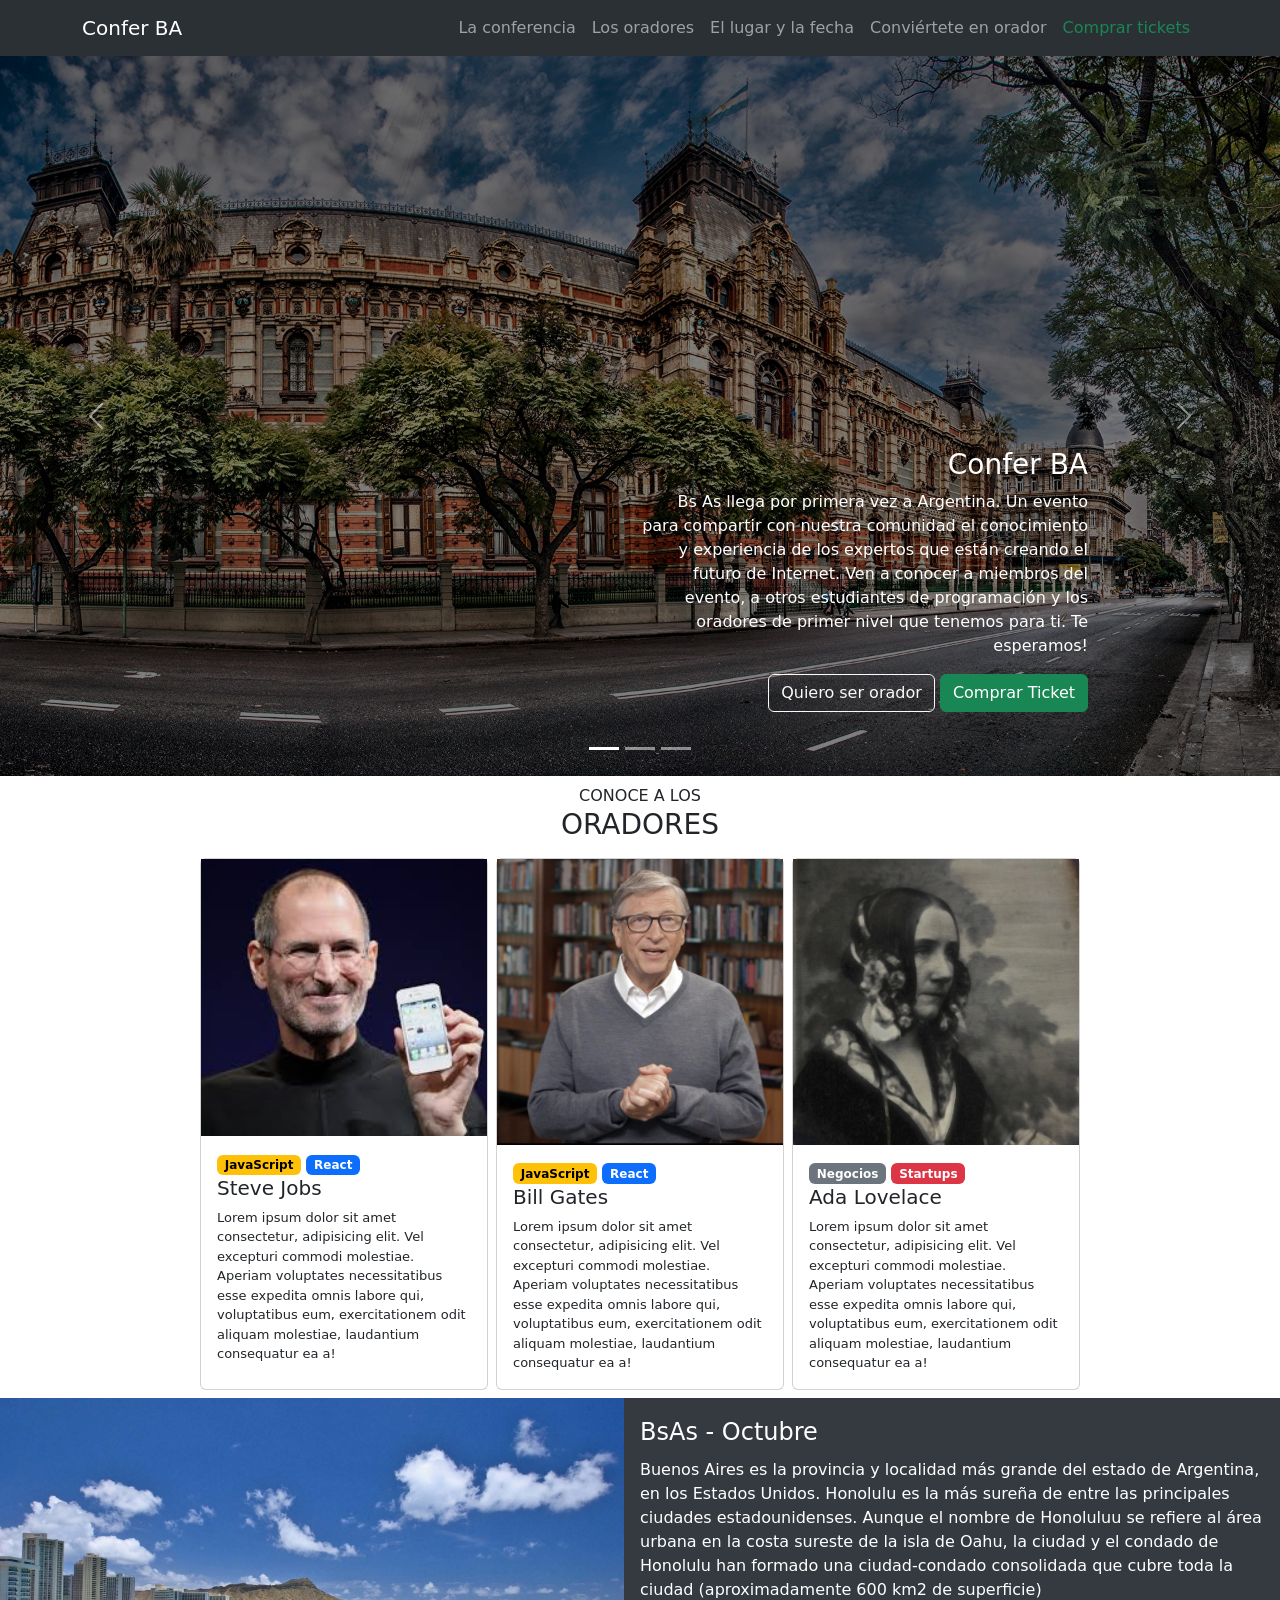
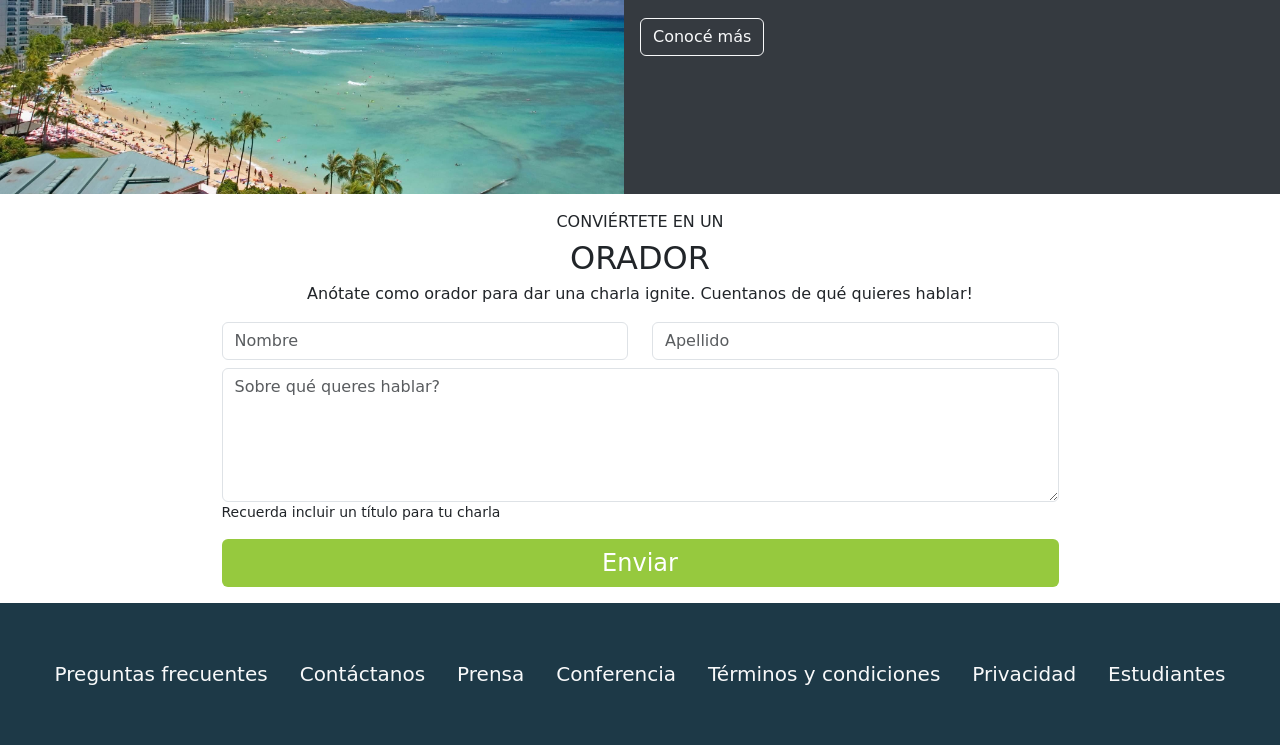
<file: index.html>
<!DOCTYPE html>
<html lang="en">

<head>
    <meta charset="UTF-8">
    <meta name="viewport" content="width=device-width, initial-scale=1.0">
    <link href="https://cdn.jsdelivr.net/npm/bootstrap@5.3.2/dist/css/bootstrap.min.css" rel="stylesheet"
        integrity="sha384-T3c6CoIi6uLrA9TneNEoa7RxnatzjcDSCmG1MXxSR1GAsXEV/Dwwykc2MPK8M2HN" crossorigin="anonymous">
    <link rel="stylesheet" href="css/style.css">
    <title>Confer BA</title>
</head>

<body>
    <nav class="navbar navbar-expand-lg bg-body-tertiary sticky-top" data-bs-theme="dark">
        <div class="container-md">
            <a class="navbar-brand" href="index.html">
                Confer BA
            </a>
            <button class="navbar-toggler" type="button" data-bs-toggle="collapse"
                data-bs-target="#navbarSupportedContent" aria-controls="navbarSupportedContent" aria-expanded="false"
                aria-label="Toggle navigation">
                <span class="navbar-toggler-icon"></span>
            </button>
            <div class="collapse navbar-collapse" id="navbarSupportedContent">
                <ul class="navbar-nav ms-auto mb-2 mb-lg-0">
                    <li class="nav-item">
                        <a class="nav-link" href="#carouselExampleCaptions">La conferencia</a>
                    </li>
                    <li class="nav-item">
                        <a class="nav-link" href="#losOradores">Los oradores</a>
                    </li>
                    <li class="nav-item">
                        <a class="nav-link" href="#lugarYfecha">El lugar y la fecha</a>
                    </li>
                    <li class="nav-item">
                        <a class="nav-link" href="#seOrador">Conviértete en orador</a>
                    </li>
                    <li class="nav-item">
                        <a class="nav-link link-success" href="ticket/comprarTickets.html">Comprar tickets</a>
                    </li>
                </ul>
            </div>
        </div>
    </nav>

    <div id="carouselExampleCaptions" class="carousel slide">
        <div class="carousel-indicators">
            <button type="button" data-bs-target="#carouselExampleCaptions" data-bs-slide-to="0" class="active"
                aria-current="true" aria-label="Slide 1"></button>
            <button type="button" data-bs-target="#carouselExampleCaptions" data-bs-slide-to="1"
                aria-label="Slide 2"></button>
            <button type="button" data-bs-target="#carouselExampleCaptions" data-bs-slide-to="2"
                aria-label="Slide 3"></button>
        </div>
        <div class="carousel-inner">
            <div class="carousel-item active brillo">
                <img src="images/ba1.jpg" class="d-block w-100" alt="slide01">
                <div class="carousel-caption d-none d-md-block">
                </div>
            </div>
            <div class="carousel-item brillo">
                <img src="images/ba2.jpg" class="d-block w-100" alt="slide02">
                <div class="carousel-caption d-none d-md-block">
                </div>
            </div>
            <div class="carousel-item brillo">
                <img src="images/ba3.jpg" class="d-block w-100" alt="slide03">
                <div class="carousel-caption d-none d-md-block">
                </div>
            </div>
            <button class="carousel-control-prev" type="button" data-bs-target="#carouselExampleCaptions"
                data-bs-slide="prev">
                <span class="carousel-control-prev-icon" aria-hidden="true"></span>
                <span class="visually-hidden">Previous</span>
            </button>
            <button class="carousel-control-next" type="button" data-bs-target="#carouselExampleCaptions"
                data-bs-slide="next">
                <span class="carousel-control-next-icon" aria-hidden="true"></span>
                <span class="visually-hidden">Next</span>
            </button>
            <div class="carousel-caption text-end d-none d-lg-block start-50">
                <h5 class="fs-3">Confer BA</h5>
                <p>Bs As llega por primera vez a Argentina. Un evento para compartir con nuestra comunidad el
                    conocimiento y
                    experiencia de los expertos que están creando el futuro de Internet. Ven a conocer a miembros del
                    evento, a otros estudiantes de programación y los oradores de primer nivel que tenemos para ti. Te
                    esperamos!</p>
                <div class="mb-4">
                    <a href="#" class="btn btn-outline-light">Quiero ser orador</a>
                    <a href="ticket/comprarTickets.html" class="btn btn-success">Comprar Ticket</a>
                </div>
            </div>
        </div>
    </div>

    <div class="text-center py-2" id="losOradores">
        <div>CONOCE A LOS</div>
        <h3>ORADORES</h3>
    </div>

    <div class="d-flex justify-content-center flex-wrap">
        <div class="card mx-1 mb-2" style="width: 18rem">
            <img src="images/steve.jpg" alt="steve">
            <div class="card-body">
                <span class="badge text-bg-warning">JavaScript</span>
                <span class="badge text-bg-primary">React</span>
                <h5 class="card-title">Steve Jobs</h5>
                <p class="card-text">Lorem ipsum dolor sit amet consectetur, adipisicing elit. Vel excepturi commodi
                    molestiae. Aperiam voluptates necessitatibus esse expedita omnis labore qui, voluptatibus eum,
                    exercitationem odit aliquam molestiae, laudantium consequatur ea a!</p>
            </div>
        </div>
        <div class="card mx-1 mb-2" style="width: 18rem">
            <img src="images/bill.jpg" alt="bill">
            <div class="card-body">
                <span class="badge text-bg-warning">JavaScript</span>
                <span class="badge text-bg-primary">React</span>
                <h5 class="card-title">Bill Gates</h5>
                <p class="card-text">Lorem ipsum dolor sit amet consectetur, adipisicing elit. Vel excepturi commodi
                    molestiae. Aperiam voluptates necessitatibus esse expedita omnis labore qui, voluptatibus eum,
                    exercitationem odit aliquam molestiae, laudantium consequatur ea a!</p>
            </div>
        </div>
        <div class="card mx-1 mb-2" style="width: 18rem">
            <img src="images/ada.jpeg" alt="ada">
            <div class="card-body">
                <span class="badge text-bg-secondary">Negocios</span>
                <span class="badge text-bg-danger">Startups</span>
                <h5 class="card-title">Ada Lovelace</h5>
                <p class="card-text">Lorem ipsum dolor sit amet consectetur, adipisicing elit. Vel excepturi commodi
                    molestiae. Aperiam voluptates necessitatibus esse expedita omnis labore qui, voluptatibus eum,
                    exercitationem odit aliquam molestiae, laudantium consequatur ea a!</p>
            </div>
        </div>
    </div>

    <div class="d-flex flex-wrap" id="lugarYfecha">
        <div class="col-lg p-0">
            <img src="images/honolulu.jpg" alt="honolulu" class="img-fluid">
        </div>
        <div class="col-lg fondoOscuro text-white px-3">
            <div class="fs-4 mt-3 mb-2">
                BsAs - Octubre
            </div>
            <div class="mb-3">
                Buenos Aires es la provincia y localidad más grande del estado de Argentina, en los Estados Unidos.
                Honolulu es la más sureña de entre las principales ciudades estadounidenses. Aunque el nombre de
                Honoluluu se refiere al área urbana en la costa sureste de la isla de Oahu, la ciudad y el condado de
                Honolulu han formado una ciudad-condado consolidada que cubre toda la ciudad (aproximadamente 600 km2 de
                superficie)
            </div>
            <div class="mb-3">
                <a href="#" class="btn btn-outline-light">Conocé más</a>
            </div>
        </div>
    </div>

    <div class="container text-center py-3" id="seOrador">
        <div>
            <div>CONVIÉRTETE EN UN</div>
            <div class="fs-2">ORADOR</div>
            <p>Anótate como orador para dar una charla ignite. Cuentanos de qué quieres hablar!</p>
        </div>
        <div class="d-flex justify-content-center">
            <form action="" method="post" class="w-75">
                <div class="row">
                    <div class="col-md mb-2">
                        <input type="text" name="nombre" id="nombre" placeholder="Nombre" class="form-control">
                    </div>
                    <div class="col-md mb-2">
                        <input type="text" name="apellido" id="apellido" placeholder="Apellido" class="form-control">
                    </div>
                </div>
                <div>
                    <div class="col-md">
                        <textarea name="tema" id="tema" rows="5" placeholder="Sobre qué queres hablar?"
                            class="form-control"></textarea>
                        <p class="small text-start">Recuerda incluir un título para tu charla</p>
                    </div>
                </div>
            </form>
        </div>
        <button class="btn btn-success env-btm w-75 fs-4">Enviar</button>
    </div>

    <footer>
        <ul class="nav justify-content-center py-5 fs-5">
            <li class="nav-item">
                <a class="nav-link link-light" href="#">Preguntas frecuentes</a>
            </li>
            <li class="nav-item">
                <a class="nav-link link-light" href="#">Contáctanos</a>
            </li>
            <li class="nav-item">
                <a class="nav-link link-light" href="#">Prensa</a>
            </li>
            <li class="nav-item">
                <a class="nav-link link-light" href="#">Conferencia</a>
            </li>
            <li class="nav-item">
                <a class="nav-link link-light" href="#">Términos y condiciones</a>
            </li>
            <li class="nav-item">
                <a class="nav-link link-light" href="#">Privacidad</a>
            </li>
            <li class="nav-item">
                <a class="nav-link link-light" href="#">Estudiantes</a>
            </li>
        </ul>
    </footer>

    <script src="https://cdn.jsdelivr.net/npm/bootstrap@5.3.2/dist/js/bootstrap.bundle.min.js"
        integrity="sha384-C6RzsynM9kWDrMNeT87bh95OGNyZPhcTNXj1NW7RuBCsyN/o0jlpcV8Qyq46cDfL"
        crossorigin="anonymous"></script>
</body>

</html>
</file>
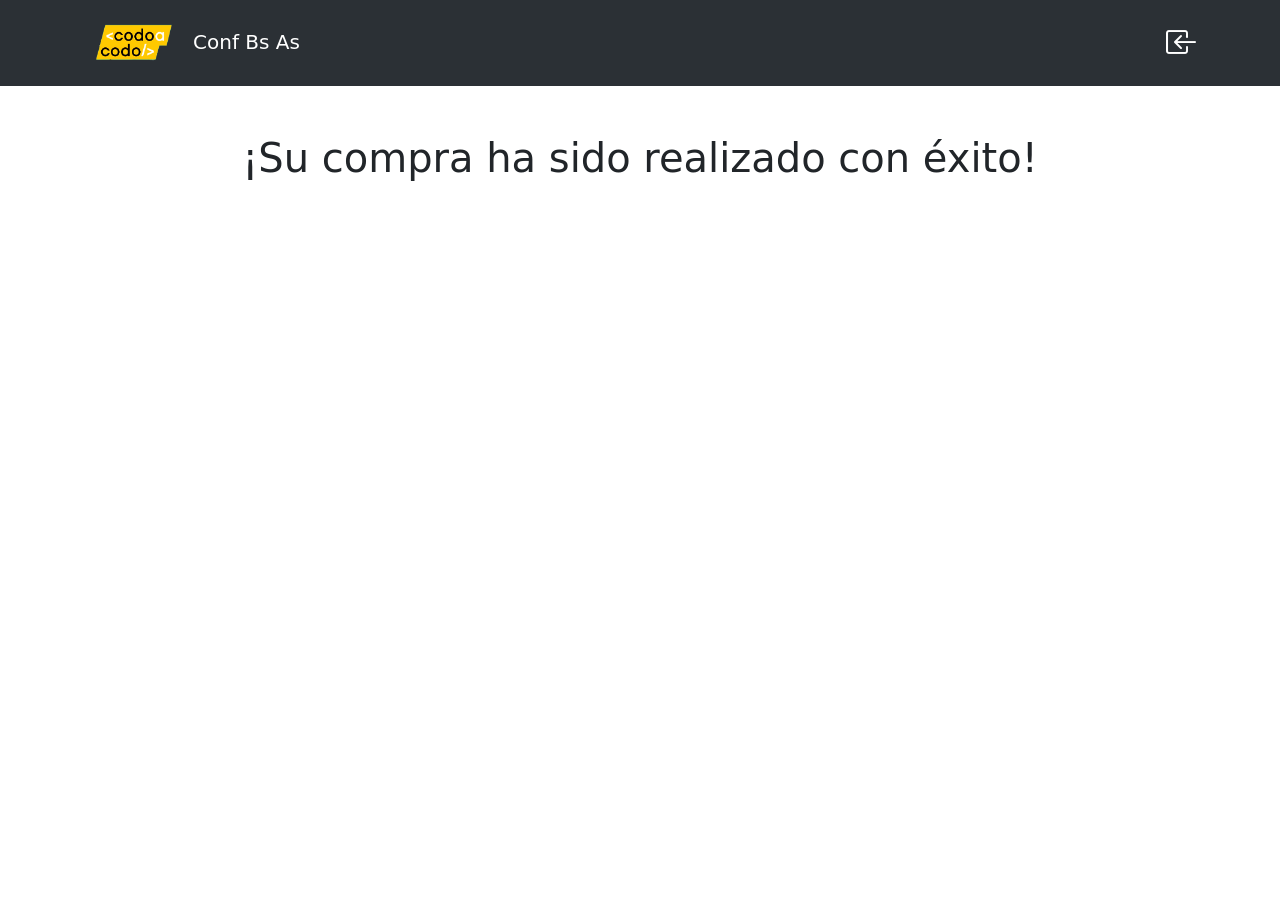
<file: server/procesoCompra.html>
<!DOCTYPE html>
<html lang="en">
<head>
    <meta charset="UTF-8">
    <meta name="viewport" content="width=device-width, initial-scale=1.0">
    <link href="https://cdn.jsdelivr.net/npm/bootstrap@5.3.2/dist/css/bootstrap.min.css" rel="stylesheet"
        integrity="sha384-T3c6CoIi6uLrA9TneNEoa7RxnatzjcDSCmG1MXxSR1GAsXEV/Dwwykc2MPK8M2HN" crossorigin="anonymous">
    <link rel="stylesheet" href="/css/style.css">
    <link rel="stylesheet" href="https://cdn.jsdelivr.net/npm/bootstrap-icons@1.11.1/font/bootstrap-icons.css">
    <title>Su compra</title>
</head>
<body>
    <nav class="navbar navbar-expand-lg bg-body-tertiary sticky-top" data-bs-theme="dark">
        <div class="container-md">
            <a class="navbar-brand" href="/index.html">
                <img src="/images/codoacodo.png" alt="logo" height="60px">
                Conf Bs As
            </a>
            <a href="/index.html">
                <i class="bi bi-box-arrow-in-left" style="font-size: 2rem; color: white;"></i>
            </a>
        </div>
        </div>
    </nav>

    <div class="text-center pt-5">
        <h1>¡Su compra ha sido realizado con éxito!</h1>
    </div>

    <script src="https://cdn.jsdelivr.net/npm/bootstrap@5.3.2/dist/js/bootstrap.bundle.min.js"
    integrity="sha384-C6RzsynM9kWDrMNeT87bh95OGNyZPhcTNXj1NW7RuBCsyN/o0jlpcV8Qyq46cDfL"
    crossorigin="anonymous"></script>
</body>
</html>
</file>
<file: css/style.css>
html {
    height: 100%;
}

body {
    display: flex;
    flex-direction: column;
    min-height: 100%;
}

.brillo {
    filter: brightness(50%);
}

.card-text {
    font-size: small;
}

.fondoOscuro {
    background-color: rgb(53, 58, 64);
}

.env-btm {
    background-color: rgb(150, 201, 62);
    border: none;
}

.box-font{
    font-size: smaller;
    color: gray;
}

footer {
    background-color: rgb(29, 57, 71);
    margin-top: auto;
}
</file>
